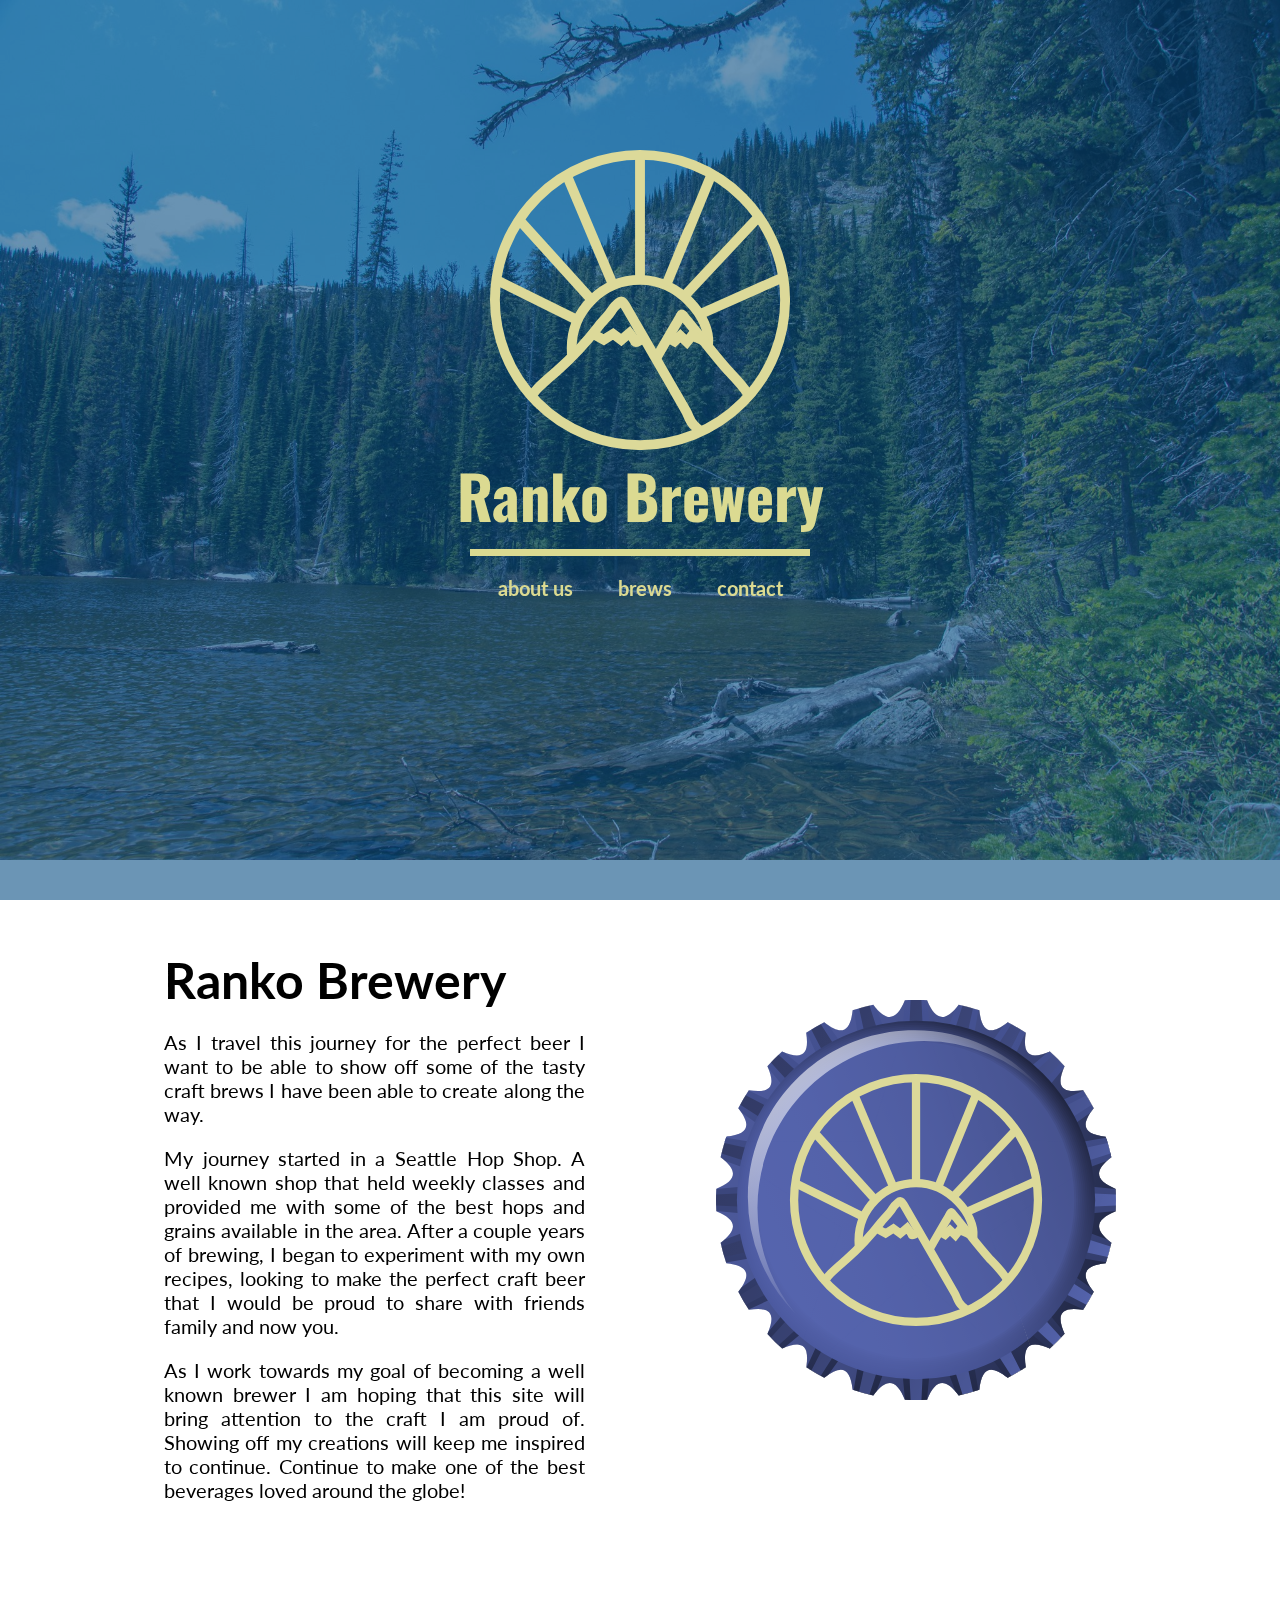
<file: final/index.html>
<!DOCTYPE html>
<html lang="en">

   <head>
   
      <meta charset="UTF-8" />
      <title>Ranko Brewery</title>
      <link rel="stylesheet" type="text/css" href="./css/main.css"/>
      <link href="https://fonts.googleapis.com/css?family=Oswald|Lato:400,700,800" rel="stylesheet">


   </head>

   <body>
      <header>
         <!--background-picture, fixed to scroll-->
         <div id="header-parent">
               <img src="./images/mount.jpg">
         </div>
      </header>


         <div id="plain-parent">

            <div id="plain-child1">
               <img src="./images/logotypCOLOR2.svg">
               <h1>
                  <a href="index.html">Ranko Brewery</a>
               </h1>
               <div id="draw-white-line"></div>
               <ul id="front-page-ul">
                  <li><a href="#page-content1" id="about-us-btn">about us</a></li>
                  <li><a href="">brews</a></li>
                  <li><a href="">contact</a></li>
               </ul>
            </div>

         </div>
        
        <div id="page-content1">

            <div id="page-content1-pararea">

               <h2>Ranko Brewery</h2>
               <img src="./images/capblue.svg">

               <p class="page-content1-par">As I travel this journey for the perfect beer I want to be able to show off some of the tasty craft brews I have been able to create along the way.</p>

               <p class="page-content1-par">My journey started in a Seattle Hop Shop. A well known shop that held weekly classes and provided me with some of the best hops and grains available in the area. After a couple years of brewing, I began to experiment with my own recipes, looking to make the perfect craft beer that I would be proud to share with friends family and now you.</p>

               <p class="page-content1-par">As I work towards my goal of becoming a well known brewer I am hoping that this site will bring attention to the craft I am proud of. Showing off my creations will keep me inspired to continue. Continue to make one of the best beverages loved around the globe!</p>
            </div>

        </div>





      </header>
       
      










      

   </body>

</html>
</file>
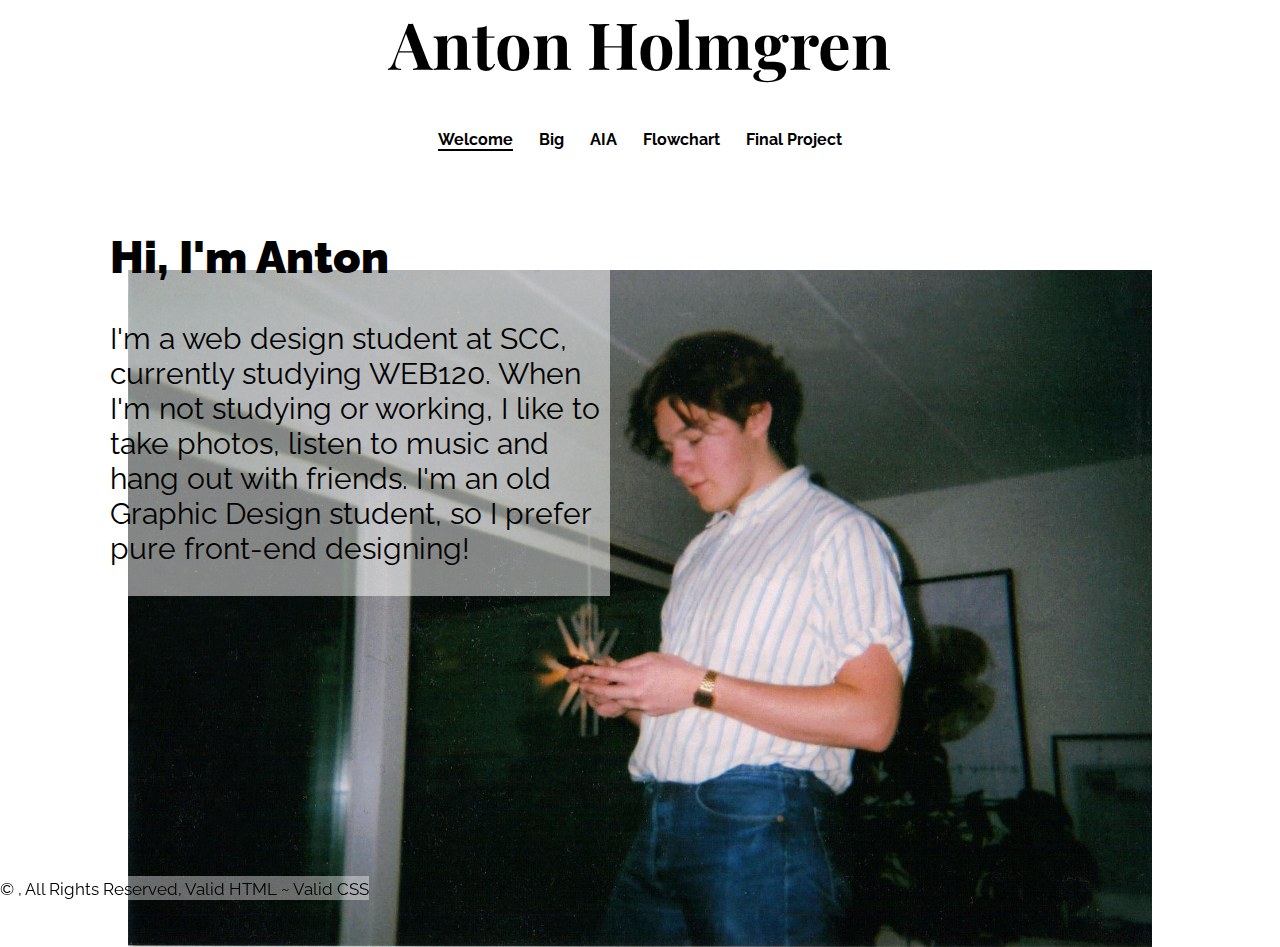
<file: final/portalsite/index.html>
<!DOCTYPE html>
<html lang="en">

   <head>
   
      <meta charset="UTF-8" />
      <title>Anton Holmgren - Portal Site</title>
      <link rel="stylesheet" type="text/css" href="./css/main.css"/>
      <link href="https://fonts.googleapis.com/css?family=Open+Sans:300,400|Roboto:400,900i" rel="stylesheet">
      <link href="https://fonts.googleapis.com/css?family=Playfair+Display:400,700,900|Raleway:400,800,900" rel="stylesheet">


   </head>

   <body>
      <header>
         <h1><a href="index.html">Anton Holmgren</a></h1>
         <ul>
            <li><a href="" id="active">Welcome</a></li>
            <li><a href="big/index.php">Big</a></li>
            <li><a href="aia.php">AIA</a></li>
            <li><a href="Flowchart.php">Flowchart</a></li>
            <li><a href="contactme.php">Final Project</a></li>

         </ul>
      </header>
       
      <img src="./images/img2.jpg" id="img1" alt="picture of Anton">
      <div id="text">
      <h2 id="text1">Hi, I'm Anton</h2>
      <p id="text2">I'm a web design student at SCC, currently studying WEB120. When I'm not studying or working, I like to take photos, listen to music and hang out with friends. I'm an old Graphic Design student, so I prefer pure front-end designing!</p>
      </div>










      <footer><small>&copy; <?php echo date("Y");?>, All Rights Reserved, <a href="http://validator.w3.org/check?uri=referer" target="_blank">Valid HTML</a> ~ <a href="http://jigsaw.w3.org/css-validator/check/referer" target="_blank">Valid CSS</a></small></footer>

   </body>

</html>
</file>
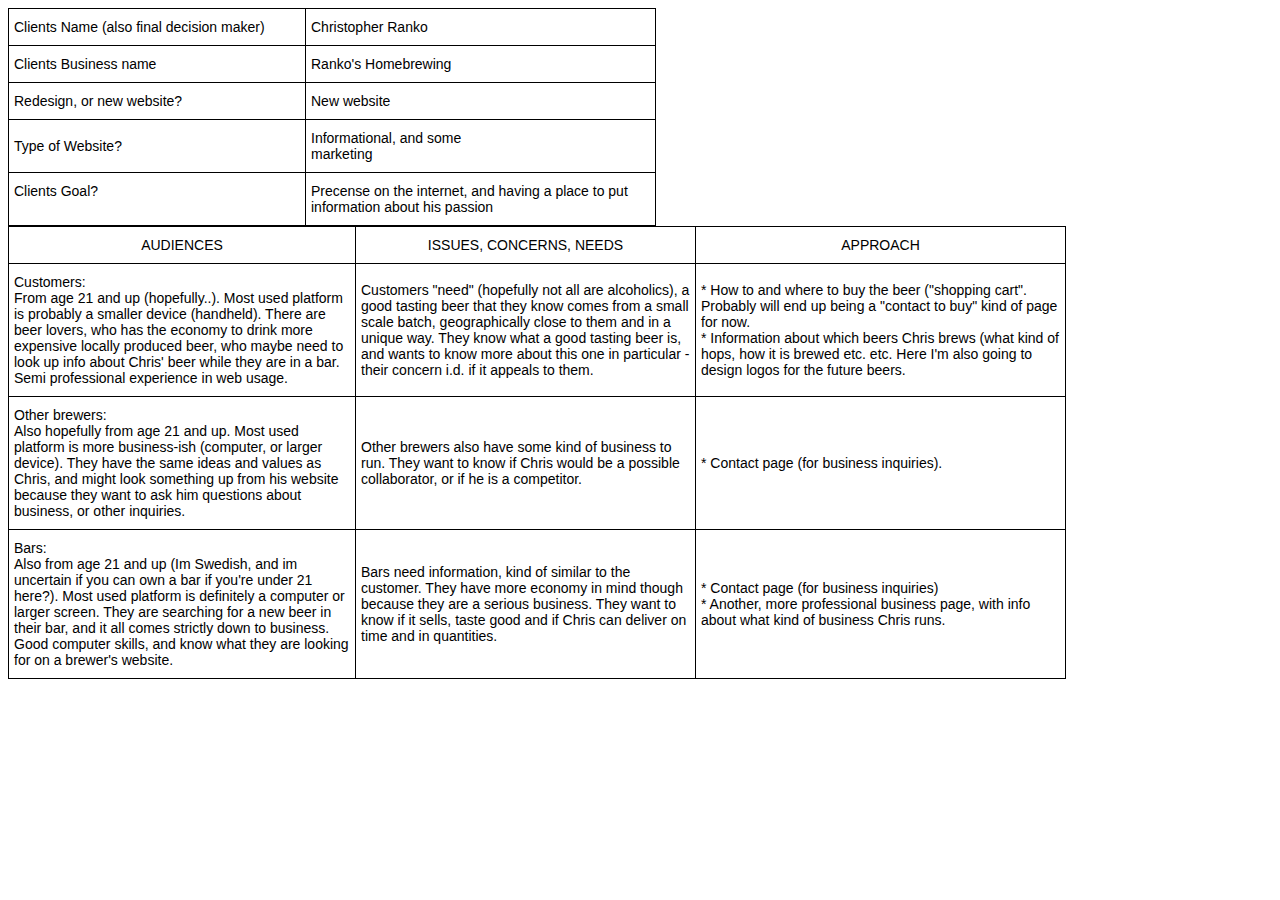
<file: final/portalsite/aia.html>
<!DOCTYPE html>
<html lang="en">

   <head>
   
      <meta charset="UTF-8" />
      <title>AIA - Ranko's Homebrewery</title>
      <link rel="stylesheet" type="text/css" href="./css/aia.css"/>


   </head>

   <body>
      <style type="text/css">

</style>
<table class="table1" style="undefined; table-layout: fixed; width: 647px">
<colgroup>
<col style="width: 297px">
<col style="width: 350px">
</colgroup>
  <tr>
    <th class="text1">Clients Name (also final decision maker)</th>
    <th class="text1">Christopher Ranko</th>
  </tr>
  <tr>
    <td class="text1">Clients Business name</td>
    <td class="text1">Ranko's Homebrewing</td>
  </tr>
  <tr>
    <td class="text1">Redesign, or new website?</td>
    <td class="text1">New website</td>
  </tr>
  <tr>
    <td class="text1">Type of Website?</td>
    <td class="text1">Informational, and some <br>marketing</td>
  </tr>
  <tr>
    <td class="text2">Clients Goal?</td>
    <td class="text2">Precense on the internet, and having a place to put<br>information about his passion</td>
  </tr>
</table>




<table class="table1" style="undefined;table-layout: fixed; width: 1057px">
<colgroup>
<col style="width: 347px">
<col style="width: 340px">
<col style="width: 370px">
</colgroup>
  <tr>
    <th class="head1">AUDIENCES</span></th>
    <th class="head1">ISSUES, CONCERNS, NEEDS</span></th>
    <th class="head1">APPROACH</span></th>
  </tr>
  <tr>
    <td class="text1">Customers:<br>From age 21 and up (hopefully..). Most used platform is probably a smaller device (handheld). There are beer lovers, who has the economy to drink more expensive locally produced beer, who maybe need to look up info about Chris' beer while they are in a bar. Semi professional experience in web usage.</td>
    <td class="text1">Customers "need" (hopefully not all are alcoholics), a good tasting beer that they know comes from a small scale batch, geographically close to them and in a unique way. They know what a good tasting beer is, and wants to know more about this one in particular - their concern i.d. if it appeals to them.</td>
    <td class="text1">* How to and where to buy the beer ("shopping cart". Probably will end up being a "contact to buy" kind of page for now.<br>* Information about which beers Chris brews (what kind of hops, how it is brewed etc. etc. Here I'm also going to design logos for the future beers.</td>
  </tr>
  <tr>
    <td class="text1">Other brewers:<br>Also hopefully from age 21 and up. Most used platform is more business-ish (computer, or larger device). They have the same ideas and values as Chris, and might look something up from his website because they want to ask him questions about business, or other inquiries. </td>
    <td class="text1">Other brewers also have some kind of business to run. They want to know if Chris would be a possible collaborator, or if he is a competitor. </td>
    <td class="text1">* Contact page (for business inquiries).</td>
  </tr>
  <tr>
    <td class="text1">Bars:<br>Also from age 21 and up (Im Swedish, and im uncertain if you can own a bar if you're under 21 here?). Most used platform is definitely a computer or larger screen. They are searching for a new beer in their bar, and it all comes strictly down to business. Good computer skills, and know what they are looking for on a brewer's website.</td>
    <td class="text1">Bars need information, kind of similar to the customer. They have more economy in mind though because they are a serious business. They want to know if it sells, taste good and if Chris can deliver on time and in quantities.</td>
    <td class="text1">* Contact page (for business inquiries)<br>* Another, more professional business page, with info about what kind of business Chris runs.</td>
  </tr>
</table>

   </body>

</html>
</file>
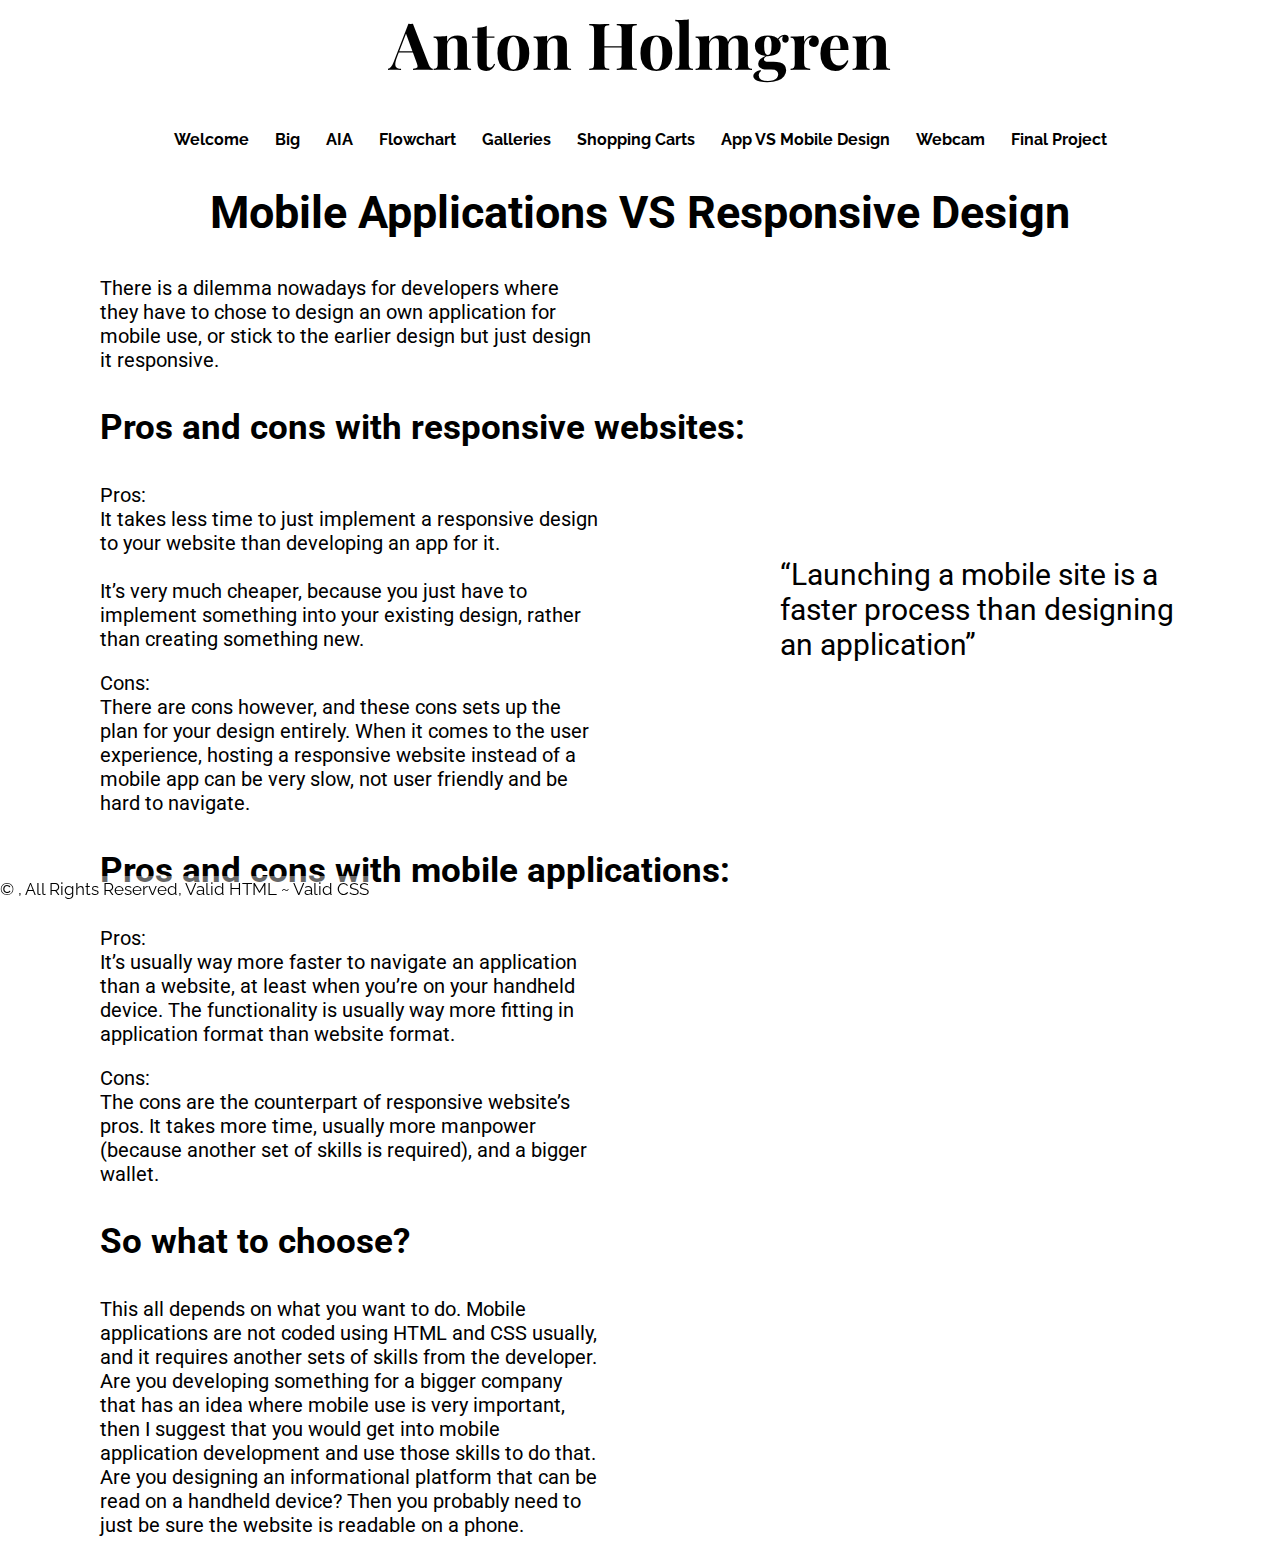
<file: final/portalsite/appvs.html>
<!DOCTYPE html>
<html lang="en">

   <head>
   
      <meta charset="UTF-8" />
      <title>Anton Holmgren - Portal Site</title>
      <link rel="stylesheet" type="text/css" href="big.css"/>
      <link rel="stylesheet" type="text/css" href="main.css"/>
      <link href="https://fonts.googleapis.com/css?family=Open+Sans:300,400|Roboto:400,900i" rel="stylesheet">
      <link href="https://fonts.googleapis.com/css?family=Playfair+Display:400,700,900|Raleway:400,800,900" rel="stylesheet">


   </head>

   <body>
      <header>
         <h1><a href="index.html">Anton Holmgren</a></h1>
         <ul>
            <li><a href="index.php">Welcome</a></li>
            <li><a href="big/big.php">Big</a></li>
            <li><a href="aia.php">AIA</a></li>
            <li><a href="Flowchart.php">Flowchart</a></li>
            <li><a href="galleries.php">Galleries</a></li>
            <li><a href="shopcart.php">Shopping Carts</a></li>
            <li><a href="appvs.php">App VS Mobile Design</a></li>
            <li><a href="Webcam.php">Webcam</a></li>
            <li><a href="contactme.php">Final Project</a></li>

         </ul>
      </header>


      <h2>Mobile Applications VS Responsive Design</h2>

      <div id="content">
         <div class="text-area">
            <p>There is a dilemma nowadays for developers where they have to chose to design an own application for mobile use, or stick to the earlier design but just design it responsive. </p>
         </div>
         <h3>Pros and cons with responsive websites:</h3>
         <div class="text-area">
            <p>Pros:<br>
            It takes less time to just implement a responsive design to your website than developing an app for it.
            <br>
            <br>
            It’s very much cheaper, because you just have to implement something into your existing design, rather than creating something new.
            </p>
         </div>

         <div class="text-area">
            <p>Cons:<br>
            There are cons however, and these cons sets up the plan for your design entirely. When it comes to the user experience, hosting a responsive website instead of a mobile app can be very slow, not user friendly and be hard to navigate. 
            </p>
         </div>


         <h3>Pros and cons with mobile applications:</h3>
         <div class="text-area">
         <p>Pros:<br>
            It’s usually way more faster to navigate an application than a website, at least when you’re on your handheld device. 

            The functionality is usually way more fitting in application format than website format.

         </p>

         </div>
         <div class="text-area">
            <p>Cons:<br>
               The cons are the counterpart of responsive website’s pros. It takes more time, usually more manpower (because another set of skills is required), and a bigger wallet.
            </p>


         </div>
         <h3>So what to choose?</h3>
         <p>This all depends on what you want to do. Mobile applications are not coded using HTML and CSS usually, and it requires another sets of skills from the developer.

Are you developing something for a bigger company that has an idea where mobile use is very important, then I suggest that you would get into mobile application development and use those skills to do that. Are you designing an informational platform that can be read on a handheld device? Then you probably need to just be sure the website is readable on a phone.
</p>
         </div>



         <aside>“Launching a mobile site is a faster process than designing an application”</aside>






      </div>
      
       
      










      <footer><small>&copy; <?php echo date("Y");?>, All Rights Reserved, <a href="http://validator.w3.org/check?uri=referer" target="_blank">Valid HTML</a> ~ <a href="http://jigsaw.w3.org/css-validator/check/referer" target="_blank">Valid CSS</a></small></footer>

   </body>

</html>
</file>
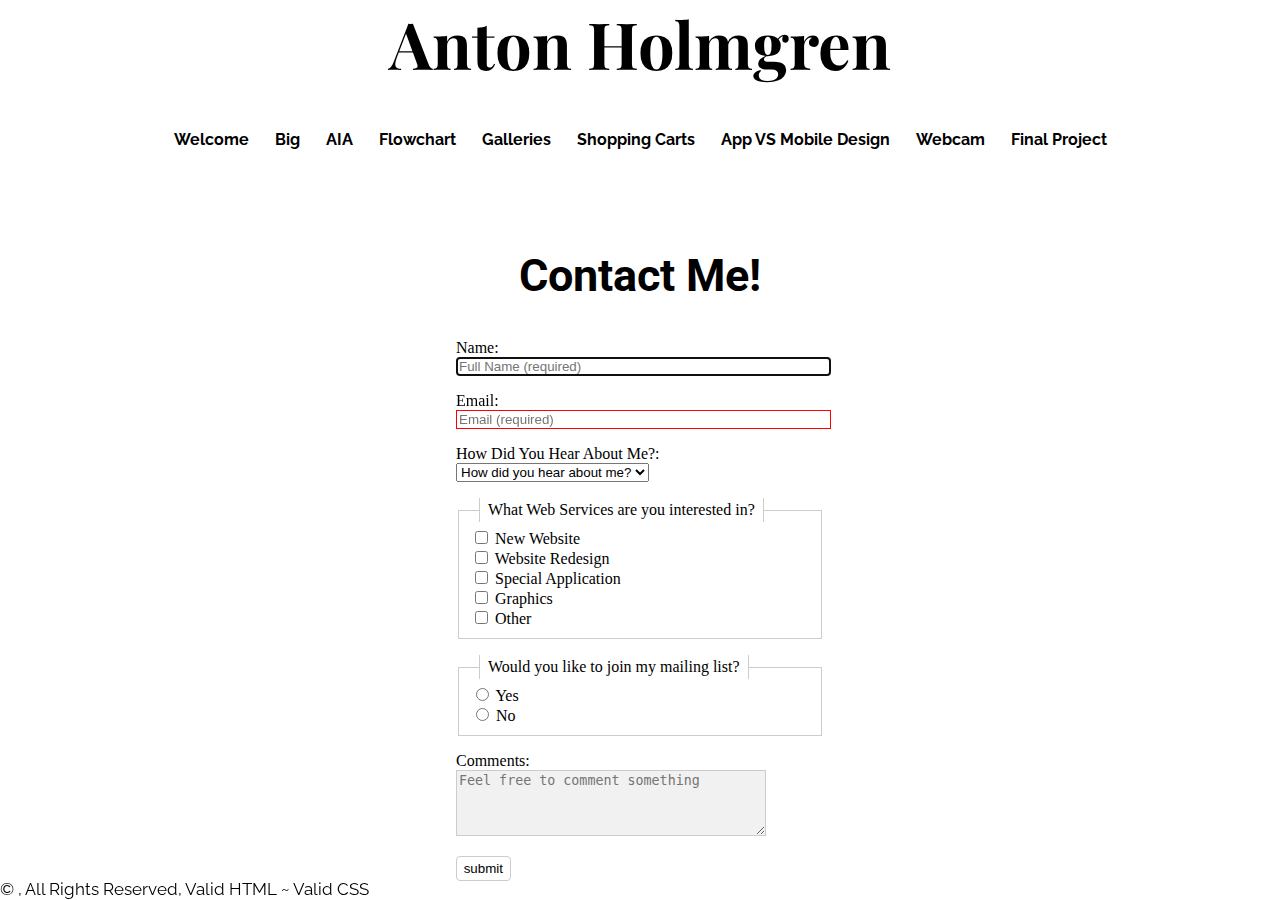
<file: final/portalsite/big.html>
<!DOCTYPE html>
<html lang="en">

   <head>
   
      <meta charset="UTF-8" />
      <title>Anton Holmgren - Portal Site</title>
      <link rel="stylesheet" type="text/css" href="big.css"/>
      <link rel="stylesheet" type="text/css" href="main.css"/>
      <link href="https://fonts.googleapis.com/css?family=Open+Sans:300,400|Roboto:400,900i" rel="stylesheet">
      <link href="https://fonts.googleapis.com/css?family=Playfair+Display:400,700,900|Raleway:400,800,900" rel="stylesheet">


   </head>

   <body>
      <header>
         <h1><a href="index.html">Anton Holmgren</a></h1>
         <ul>
            <li><a href="index.php">Welcome</a></li>
            <li><a href="big/big.php">Big</a></li>
            <li><a href="aia.php">AIA</a></li>
            <li><a href="Flowchart.php">Flowchart</a></li>
            <li><a href="galleries.php">Galleries</a></li>
            <li><a href="shopcart.php">Shopping Carts</a></li>
            <li><a href="appvs.php">App VS Mobile Design</a></li>
            <li><a href="Webcam.php">Webcam</a></li>
            <li><a href="contactme.php">Final Project</a></li>

         </ul>
      
      </header>
       
      <!-- START CAPTCHA -->
         <section class="welcome">
             <h2 >Contact Me!</h2>

               <!-- START HTML FORM -->
               <form action="index.php" method="post">
               <div>
                  <label>
                     Name:<br /><input type="text" name="Name" required="required" placeholder="Full Name (required)" title="Name is required" tabindex="10" size="44" autofocus />
                  </label>
               </div>
               <div> 
                  <label>
                     Email:<br /><input type="email" name="Email" required="required" placeholder="Email (required)" title="A valid email is required" tabindex="20" size="44" />
                  </label>
               </div>
               <!-- below change the HTML to your form elements - only 'Name' & 'Email' (above) are significant -->
               <div> 
                  <label>
                     How Did You Hear About Me?:<br />
                     <select name="How_did_you_hear_about_me?" required="required" title="How You Heard is required" tabindex="30">
                        <option value="">How did you hear about me?</option>
                        <option value="Phone">Internet</option>
                        <option value="Web">Google</option>
                        <option value="Magazine">Magazine</option>
                        <option value="A Friend">A relative</option>
                        <option value="Other">Other</option>
                     </select>
                  </label>
               </div>
               
               <div> 
                  <fieldset>
                     <legend>What Web Services are you interested in?</legend>
                     <input type="checkbox" name="Interested_In[]" value="New Website" tabindex="40" /> New Website <br />
                     <input type="checkbox" name="Interested_In[]" value="Website Redesign" /> Website Redesign <br />
                     <input type="checkbox" name="Interested_In[]" value="Special Application" /> Special Application <br />
                     <input type="checkbox" name="Interested_In[]" value="Lollipops" /> Graphics <br />
                     <input type="checkbox" name="Interested_In[]" value="Other" /> Other <br />
                  </fieldset>
               </div>
               
                  <div> 
                  <fieldset>
                     <legend>Would you like to join my mailing list?</legend>
                     <input type="radio" name="Join_Mailing_List?" value="Yes" 
                     required="required" title="Mailing list is required" tabindex="50"  
                     /> Yes <br />
                     <input type="radio" name="Join_Mailing_List?" value="No" /> No <br />
                  </fieldset>
               </div>
               <div> 
                  <label>
                     Comments:<br /><textarea name="Comments" cols="36" rows="4" placeholder="Feel free to comment something" tabindex="60"></textarea>
                  </label>
               </div>   
               <div></div>
                <div class="g-recaptcha" data-sitekey="6LfrZqUUAAAAAK68_LIIfvEu43Dj4G276qG5IoCK"></div>
               <div>
                  <input type="submit" value="submit" />
               </div>
                </form>
               <!-- END HTML FORM -->
                <script type="text/javascript"
                    src="https://www.google.com/recaptcha/api.js?hl=en">
                </script>
             
            </section>
      <!-- END CAPTCHA -->











      <footer><small>&copy; <?php echo date("Y");?>, All Rights Reserved, <a href="http://validator.w3.org/check?uri=referer" target="_blank">Valid HTML</a> ~ <a href="http://jigsaw.w3.org/css-validator/check/referer" target="_blank">Valid CSS</a></small></footer>

   </body>

</html>
</file>
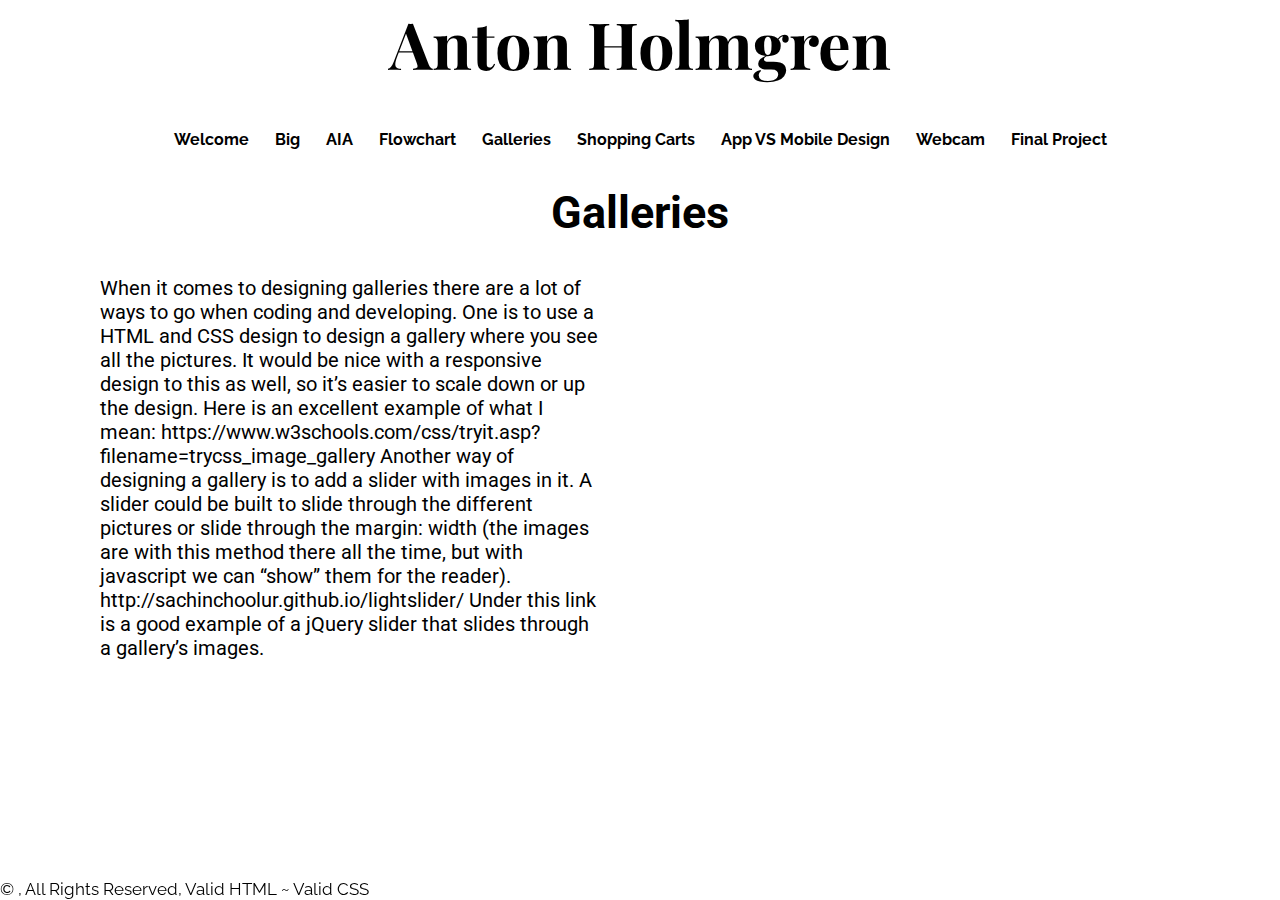
<file: final/portalsite/galleries.html>
<!DOCTYPE html>
<html lang="en">

   <head>
   
      <meta charset="UTF-8" />
      <title>Anton Holmgren - Portal Site</title>
      <link rel="stylesheet" type="text/css" href="big.css"/>
      <link rel="stylesheet" type="text/css" href="main.css"/>
      <link href="https://fonts.googleapis.com/css?family=Open+Sans:300,400|Roboto:400,900i" rel="stylesheet">
      <link href="https://fonts.googleapis.com/css?family=Playfair+Display:400,700,900|Raleway:400,800,900" rel="stylesheet">


   </head>

   <body>
      <header>
         <h1><a href="index.html">Anton Holmgren</a></h1>
         <ul>
            <li><a href="">Welcome</a></li>
            <li><a href="big/big.php">Big</a></li>
            <li><a href="aia.php">AIA</a></li>
            <li><a href="Flowchart.php">Flowchart</a></li>
            <li><a href="galleries.php">Galleries</a></li>
            <li><a href="shopcart.php">Shopping Carts</a></li>
            <li><a href="appvs.php">App VS Mobile Design</a></li>
            <li><a href="Webcam.php">Webcam</a></li>
            <li><a href="contactme.php">Final Project</a></li>

         </ul>
      </header>


      <h2>Galleries</h2>
      <p>

      When it comes to designing galleries there are a lot of ways to go when coding and developing. One is to use a HTML and CSS design to design a gallery where you see all the pictures. It would be nice with a responsive design to this as well, so it’s easier to scale down or up the design.

      Here is an excellent example of what I mean:
      https://www.w3schools.com/css/tryit.asp?filename=trycss_image_gallery

      Another way of designing a gallery is to add a slider with images in it. A slider could be built to slide through the different pictures or slide through the margin: width (the images are with this method there all the time, but with javascript we can “show” them for the reader).

      http://sachinchoolur.github.io/lightslider/

      Under this link is a good example of a jQuery slider that slides through a gallery’s images.
      </p>
       
      










      <footer><small>&copy; <?php echo date("Y");?>, All Rights Reserved, <a href="http://validator.w3.org/check?uri=referer" target="_blank">Valid HTML</a> ~ <a href="http://jigsaw.w3.org/css-validator/check/referer" target="_blank">Valid CSS</a></small></footer>

   </body>

</html>
</file>
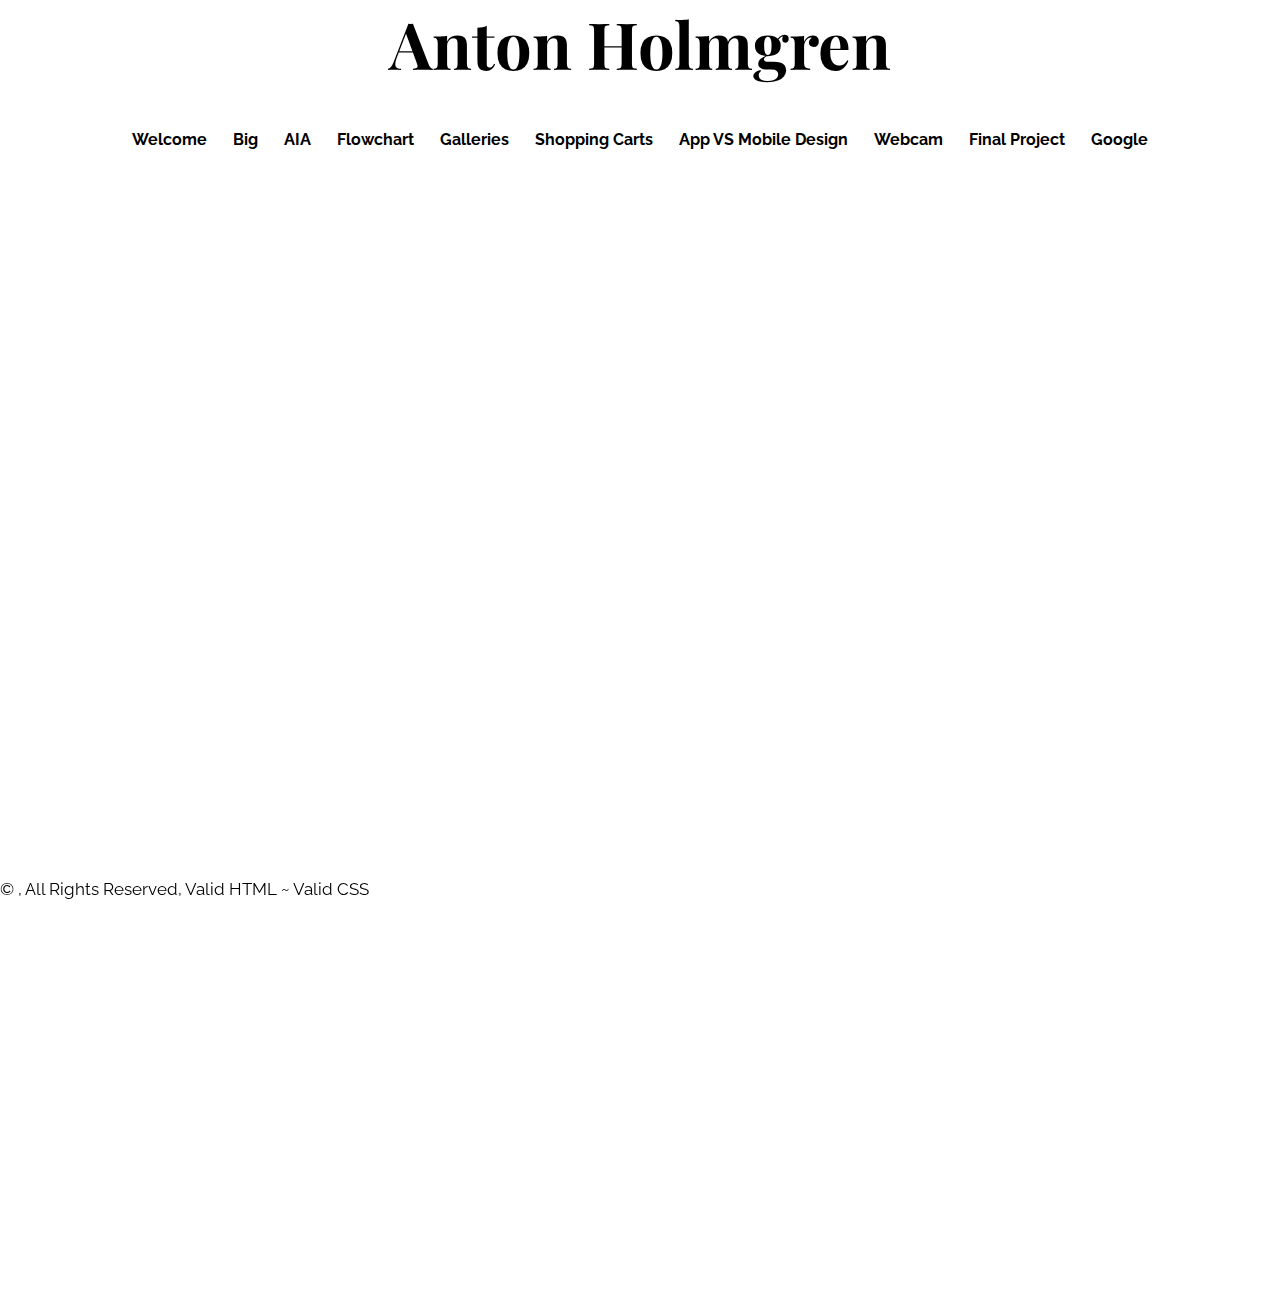
<file: final/portalsite/google.html>
<!DOCTYPE html>
<html lang="en">

   <head>
   
      <meta charset="UTF-8" />
      <title>Anton Holmgren - Portal Site</title>
      <link rel="stylesheet" type="text/css" href="big.css"/>
      <link rel="stylesheet" type="text/css" href="main.css"/>
      <link href="https://fonts.googleapis.com/css?family=Open+Sans:300,400|Roboto:400,900i" rel="stylesheet">
      <link href="https://fonts.googleapis.com/css?family=Playfair+Display:400,700,900|Raleway:400,800,900" rel="stylesheet">


   </head>

   <body>
      <header>
         <h1><a href="index.html">Anton Holmgren</a></h1>
         <ul>
            <li><a href="index.php">Welcome</a></li>
            <li><a href="big/big.php">Big</a></li>
            <li><a href="aia.php">AIA</a></li>
            <li><a href="Flowchart.php">Flowchart</a></li>
            <li><a href="galleries.php">Galleries</a></li>
            <li><a href="shopcart.php">Shopping Carts</a></li>
            <li><a href="appvs.php">App VS Mobile Design</a></li>
            <li><a href="Webcam.php">Webcam</a></li>
            <li><a href="contactme.php">Final Project</a></li>
            <li><a href="google.php">Google</a></li>

         </ul>
      </header>


      <div>

         <iframe src="https://calendar.google.com/calendar/htmlembed?src=addressbook%23contacts%40group.v.calendar.google.com&ctz=America%2FLos_Angeles" style="border: 0" width="800" height="600" frameborder="0" scrolling="no"></iframe>


         <iframe id="map"src="https://www.google.com/maps/embed?pb=!1m18!1m12!1m3!1d34024.05675596922!2d13.382392704939209!3d57.792803820543476!2m3!1f0!2f0!3f0!3m2!1i1024!2i768!4f13.1!3m3!1m2!1s0x465a84d6c9ac801d%3A0x2f97aa3bc4c77987!2sUlricehamn%2C+Sweden!5e0!3m2!1sen!2sus!4v1558752487635!5m2!1sen!2sus" width="600" height="450" frameborder="0" style="border:0" allowfullscreen></iframe>


         <iframe width="560" height="315" src="https://www.youtube.com/embed/bnts1x9gAr4" frameborder="0" allow="accelerometer; autoplay; encrypted-media; gyroscope; picture-in-picture" allowfullscreen></iframe>



      </div>
      
       
      










      <footer><small>&copy; <?php echo date("Y");?>, All Rights Reserved, <a href="http://validator.w3.org/check?uri=referer" target="_blank">Valid HTML</a> ~ <a href="http://jigsaw.w3.org/css-validator/check/referer" target="_blank">Valid CSS</a></small></footer>

   </body>

</html>
</file>
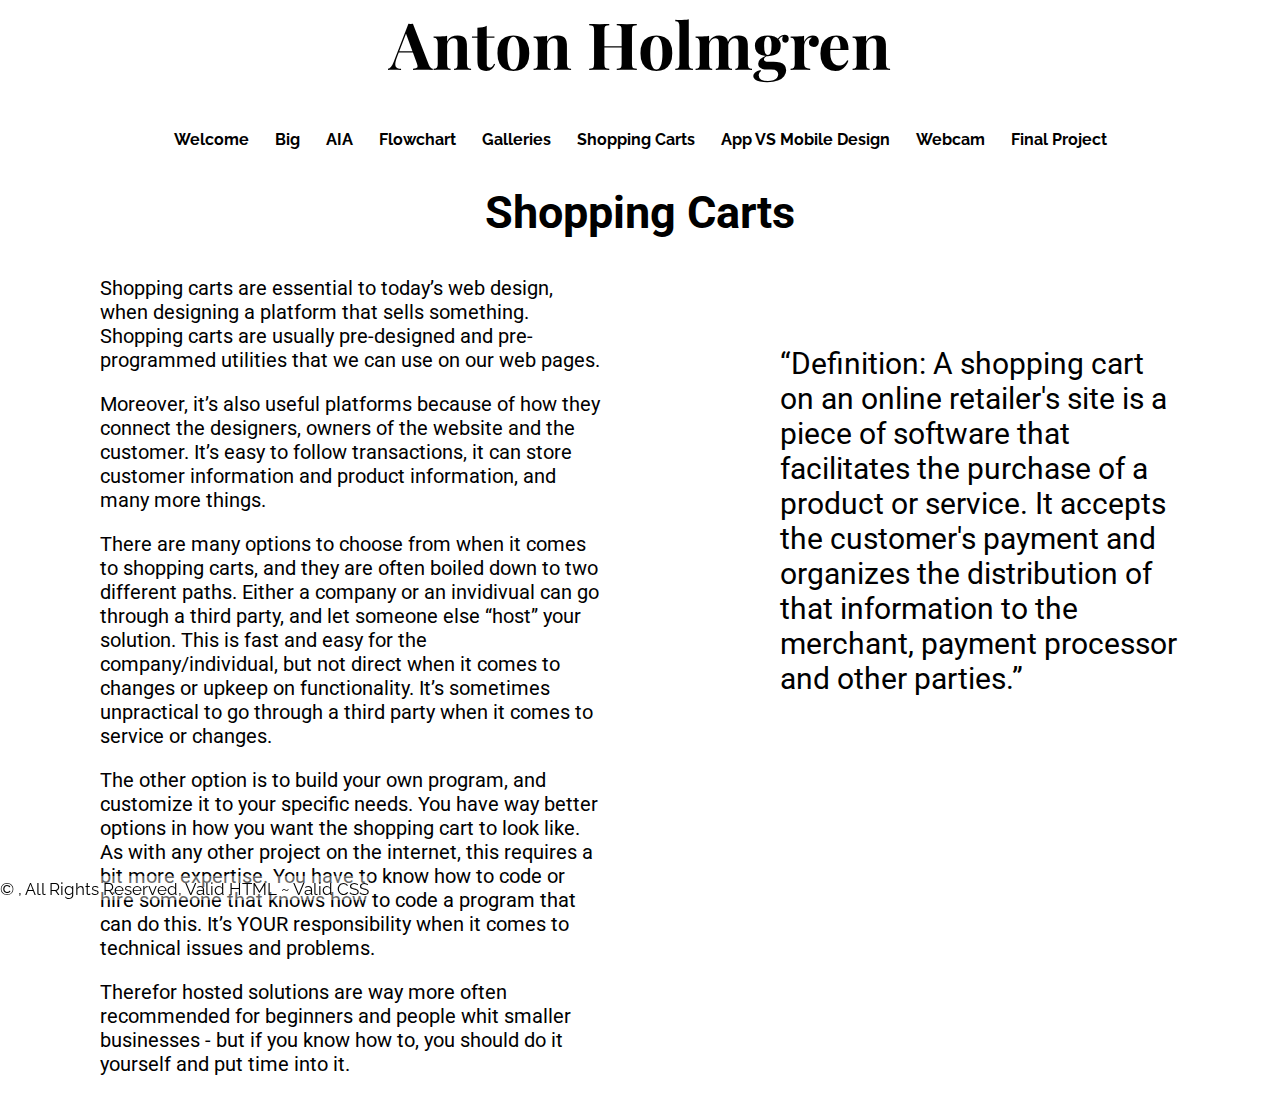
<file: final/portalsite/shopcarts.html>
<!DOCTYPE html>
<html lang="en">

   <head>
   
      <meta charset="UTF-8" />
      <title>Anton Holmgren - Portal Site</title>
      <link rel="stylesheet" type="text/css" href="big.css"/>
      <link rel="stylesheet" type="text/css" href="main.css"/>
      <link href="https://fonts.googleapis.com/css?family=Open+Sans:300,400|Roboto:400,900i" rel="stylesheet">
      <link href="https://fonts.googleapis.com/css?family=Playfair+Display:400,700,900|Raleway:400,800,900" rel="stylesheet">


   </head>

   <body>
      <header>
         <h1><a href="index.html">Anton Holmgren</a></h1>
         <ul>
            <li><a href="index.php">Welcome</a></li>
            <li><a href="big/big.php">Big</a></li>
            <li><a href="aia.php">AIA</a></li>
            <li><a href="Flowchart.php">Flowchart</a></li>
            <li><a href="galleries.php">Galleries</a></li>
            <li><a href="shopcart.php">Shopping Carts</a></li>
            <li><a href="appvs.php">App VS Mobile Design</a></li>
            <li><a href="Webcam.php">Webcam</a></li>
            <li><a href="contactme.php">Final Project</a></li>

         </ul>
      </header>


      <h2>Shopping Carts</h2>
      <p>Shopping carts are essential to today’s web design, when designing a platform that sells something. Shopping carts are usually pre-designed and pre-programmed utilities that we can use on our web pages.</p>

      <p>Moreover, it’s also useful platforms because of how they connect the designers, owners of the website and the customer. It’s easy to follow transactions, it can store customer information and product information, and many more things.</p>

      <p>There are many options to choose from when it comes to shopping carts, and they are often boiled down to two different paths. Either a company or an invidivual can go through a third party, and let someone else “host” your solution. This is fast and easy for the company/individual, but not direct when it comes to changes or upkeep on functionality. It’s sometimes unpractical to go through a third party when it comes to service or changes.</p>

      <p>The other option is to build your own program, and customize it to your specific needs. You have way better options in how you want the shopping cart to look like. As with any other project on the internet, this requires a bit more expertise. You have to know how to code or hire someone that knows how to code a program that can do this. It’s YOUR responsibility when it comes to technical issues and problems.</p>

      <p>Therefor hosted solutions are way more often recommended for beginners and people whit smaller businesses - but if you know how to, you should do it yourself and put time into it. </p>

      <aside id="aside">“Definition: A shopping cart on an online retailer's site is a piece of software that facilitates the purchase of a product or service. It accepts the customer's payment and organizes the distribution of that information to the merchant, payment processor and other parties.”</aside>

      
       
      










      <footer><small>&copy; <?php echo date("Y");?>, All Rights Reserved, <a href="http://validator.w3.org/check?uri=referer" target="_blank">Valid HTML</a> ~ <a href="http://jigsaw.w3.org/css-validator/check/referer" target="_blank">Valid CSS</a></small></footer>

   </body>

</html>
</file>
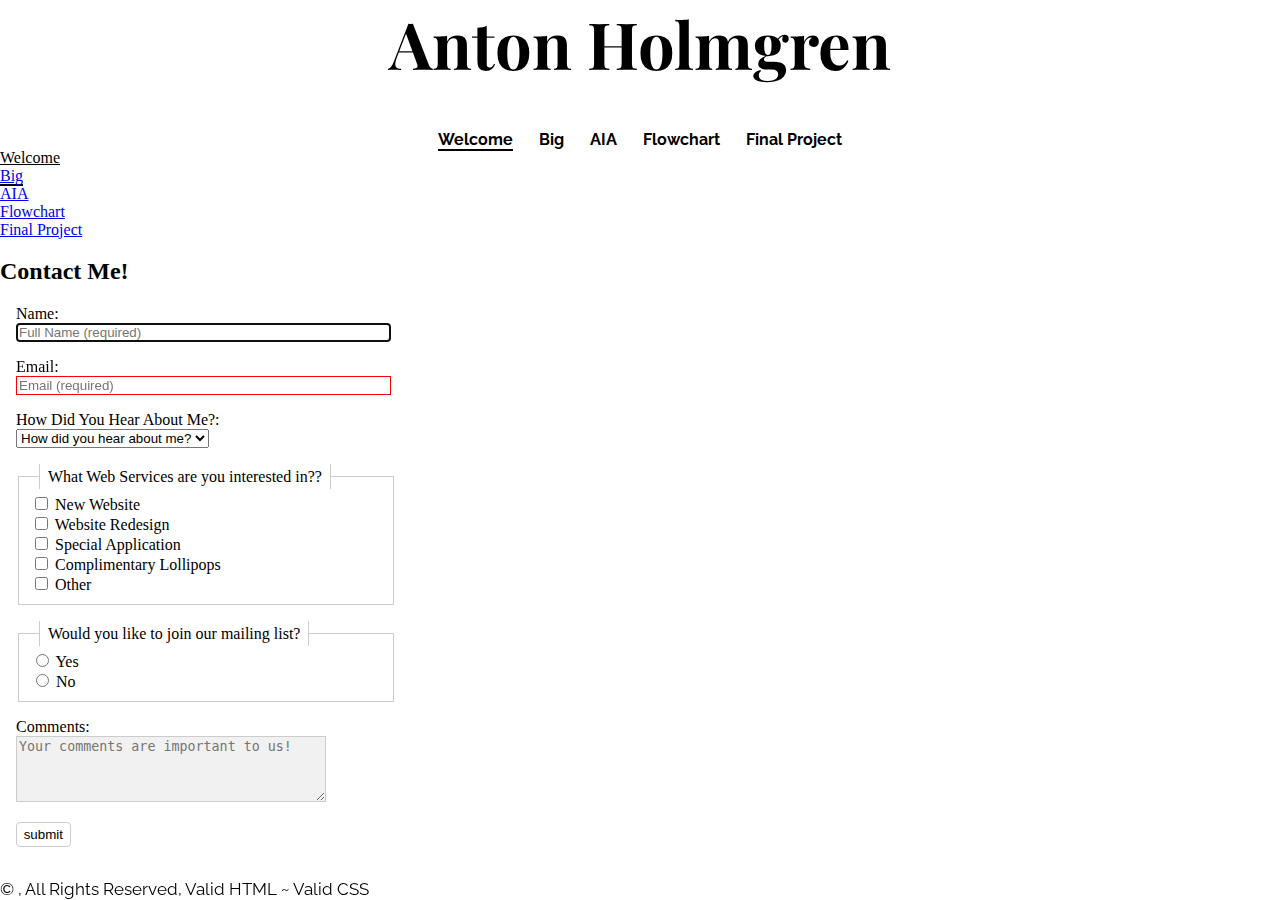
<file: final/portalsite/big/big.html>
<!DOCTYPE html>
<html lang="en">

   <head>
   
      <meta charset="UTF-8" />
      <title>Anton Holmgren - Portal Site</title>
      <link rel="stylesheet" type="text/css" href="big.css"/>
      <link rel="stylesheet" type="text/css" href="main.css"/>
      <link href="https://fonts.googleapis.com/css?family=Open+Sans:300,400|Roboto:400,900i" rel="stylesheet">
      <link href="https://fonts.googleapis.com/css?family=Playfair+Display:400,700,900|Raleway:400,800,900" rel="stylesheet">


   </head>

   <body>
      <header>
         <h1><a href="index.html">Anton Holmgren</a></h1>
         <ul>
            <li><a href="" id="active">Welcome</a></li>
            <li><a href="big/big.php">Big</a></li>
            <li><a href="aia.php">AIA</a></li>
            <li><a href="Flowchart.php">Flowchart</a></li>
            <li><a href="contactme.php">Final Project</a></li>

         </ul>
      </header>
       


      <header>
            <li><a href="">Welcome</a></li>
            <li><a href="big/big.php" id="active">Big</a></li>
            <li><a href="aia.php">AIA</a></li>
            <li><a href="Flowchart.php">Flowchart</a></li>
            <li><a href="contactme.php">Final Project</a></li>
         </ul>
      </header> 
      <!-- START CAPTCHA -->
         <section class="welcome">
             <h2 >Contact Me!</h2>

               <!-- START HTML FORM -->
               <form action="index.php" method="post">
               <div>
                  <label>
                     Name:<br /><input type="text" name="Name" required="required" placeholder="Full Name (required)" title="Name is required" tabindex="10" size="44" autofocus />
                  </label>
               </div>
               <div> 
                  <label>
                     Email:<br /><input type="email" name="Email" required="required" placeholder="Email (required)" title="A valid email is required" tabindex="20" size="44" />
                  </label>
               </div>
               <!-- below change the HTML to your form elements - only 'Name' & 'Email' (above) are significant -->
               <div> 
                  <label>
                     How Did You Hear About Me?:<br />
                     <select name="How_did_you_hear_about_me?" required="required" title="How You Heard is required" tabindex="30">
                        <option value="">How did you hear about me?</option>
                        <option value="Phone">Internet</option>
                        <option value="Web">Google</option>
                        <option value="Magazine">Magazine</option>
                        <option value="A Friend">A relative</option>
                        <option value="Other">Other</option>
                     </select>
                  </label>
               </div>
               
               <div> 
                  <fieldset>
                     <legend>What Web Services are you interested in??</legend>
                     <input type="checkbox" name="Interested_In[]" value="New Website" tabindex="40" /> New Website <br />
                     <input type="checkbox" name="Interested_In[]" value="Website Redesign" /> Website Redesign <br />
                     <input type="checkbox" name="Interested_In[]" value="Special Application" /> Special Application <br />
                     <input type="checkbox" name="Interested_In[]" value="Lollipops" /> Complimentary Lollipops <br />
                     <input type="checkbox" name="Interested_In[]" value="Other" /> Other <br />
                  </fieldset>
               </div>
               
                  <div> 
                  <fieldset>
                     <legend>Would you like to join our mailing list?</legend>
                     <input type="radio" name="Join_Mailing_List?" value="Yes" 
                     required="required" title="Mailing list is required" tabindex="50"  
                     /> Yes <br />
                     <input type="radio" name="Join_Mailing_List?" value="No" /> No <br />
                  </fieldset>
               </div>
               <div> 
                  <label>
                     Comments:<br /><textarea name="Comments" cols="36" rows="4" placeholder="Your comments are important to us!" tabindex="60"></textarea>
                  </label>
               </div>   
               <div></div>
                <div class="g-recaptcha" data-sitekey="6LfrZqUUAAAAAK68_LIIfvEu43Dj4G276qG5IoCK"></div>
               <div>
                  <input type="submit" value="submit" />
               </div>
                </form>
               <!-- END HTML FORM -->
                <script type="text/javascript"
                    src="https://www.google.com/recaptcha/api.js?hl=en">
                </script>
             
            </section>
      <!-- END CAPTCHA -->











      <footer><small>&copy; <?php echo date("Y");?>, All Rights Reserved, <a href="http://validator.w3.org/check?uri=referer" target="_blank">Valid HTML</a> ~ <a href="http://jigsaw.w3.org/css-validator/check/referer" target="_blank">Valid CSS</a></small></footer>

   </body>

</html>
</file>
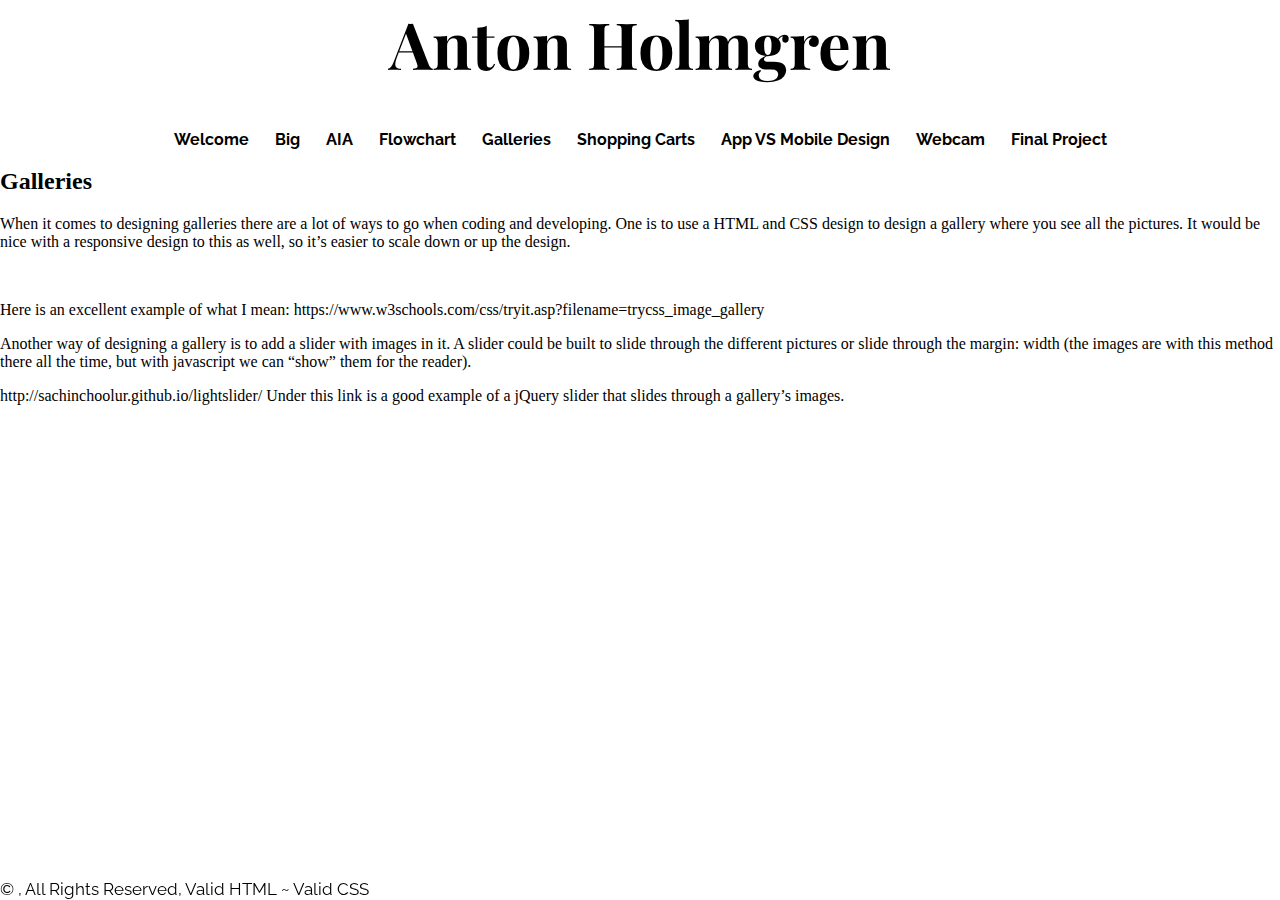
<file: final/portalsite/big/flexbox.html>
<!DOCTYPE html>
<html lang="en">

   <head>
   
      <meta charset="UTF-8" />
      <title>Anton Holmgren - Portal Site</title>
      <link rel="stylesheet" type="text/css" href="big.css"/>
      <link rel="stylesheet" type="text/css" href="main.css"/>
      <link href="https://fonts.googleapis.com/css?family=Open+Sans:300,400|Roboto:400,900i" rel="stylesheet">
      <link href="https://fonts.googleapis.com/css?family=Playfair+Display:400,700,900|Raleway:400,800,900" rel="stylesheet">


   </head>

   <body>
      <header>
         <h1><a href="index.html">Anton Holmgren</a></h1>
         <ul>
            <li><a href="index.php">Welcome</a></li>
            <li><a href="big/big.php">Big</a></li>
            <li><a href="aia.php">AIA</a></li>
            <li><a href="Flowchart.php">Flowchart</a></li>
            <li><a href="galleries.php">Galleries</a></li>
            <li><a href="shopcart.php">Shopping Carts</a></li>
            <li><a href="appvs.php">App VS Mobile Design</a></li>
            <li><a href="Webcam.php">Webcam</a></li>
            <li><a href="contactme.php">Final Project</a></li>

         </ul>
      </header>


      <h2>Galleries</h2>
      <p>

      When it comes to designing galleries there are a lot of ways to go when coding and developing. One is to use a HTML and CSS design to design a gallery where you see all the pictures. It would be nice with a responsive design to this as well, so it’s easier to scale down or up the design.</p>
      <br>
      <p>
      Here is an excellent example of what I mean:
      https://www.w3schools.com/css/tryit.asp?filename=trycss_image_gallery
      <br></p>
      <p>
      Another way of designing a gallery is to add a slider with images in it. A slider could be built to slide through the different pictures or slide through the margin: width (the images are with this method there all the time, but with javascript we can “show” them for the reader).
      <br></p>
      <p>
      http://sachinchoolur.github.io/lightslider/

      Under this link is a good example of a jQuery slider that slides through a gallery’s images.
      </p>
       
      










      <footer><small>&copy; <?php echo date("Y");?>, All Rights Reserved, <a href="http://validator.w3.org/check?uri=referer" target="_blank">Valid HTML</a> ~ <a href="http://jigsaw.w3.org/css-validator/check/referer" target="_blank">Valid CSS</a></small></footer>

   </body>

</html>
</file>
<file: final/css/main.css>
* {
	margin: 0;
}

html, body {
	height: 100%;
}

#header-parent {
	width: 100%;
	position: relative;
	
	background-color: rgba(9,79,132,0.6)
}

#header-parent img {
	width: 100%;
	position: fixed;
	z-index: -1;

}

#plain-parent {
	position: relative;
	width: 100%;
	height: 100%;
	background-color: rgba(9,79,132,0.6);

}

#plain-child1 {
	width: 100%;
	padding-top: 150px;
}

#plain-child1 h1 {
	font-family: OSWALD; font-weight: 700; font-size: 60px;
	text-align: center;
}

#plain-child1 a:visited, #plain-child1 a:link {
	text-decoration: none;
	color: #DBDA91;
}

#plain-child1 img {
	width: 300px;
	display: block;
	margin: 0 auto;
}

#draw-white-line {
	display: block;
	background-color:#DBDA91;
	width: 340px;
	height: 7px;
	margin: 0 auto;
	margin-top: 10px;
}

#front-page-ul {
	text-decoration: none;
	list-style: none;
	font-family: LATO; font-size: 20px; font-weight: 700;
	text-align: center;
	padding: 0;
	margin-top: 20px; 
}

#front-page-ul li {
	display: inline;
	padding: 20px;
}

#front-page-ul li a:hover{
	color: #FEFDD5;
	border-bottom: 2px solid #FEFDD5;
}


#page-content1 {
	background-color: white;
	height: 700px;
	width: 90%;
	margin: 0 auto;
}


#page-content1-pararea {
	margin-left: 100px;
}

#page-content1-pararea img {
	float: right;
	width: 38%;
	margin-right: 100px;
	margin-top: -30px;
}

#page-content1-pararea h2{
	font-family: LATO;
	margin-bottom: 20px;
	padding-top: 50px;
	font-size: 50px;
}

.page-content1-par {
	margin-bottom: 20px;
	width: 40%;
	text-align: justify;
	font-family: LATO; font-size: 20px;
}
</file>
<file: final/portalsite/css/main.css>
html, body {
	margin: 0;
}

header h1 {
	font-family: playfair display; font-size: 65px;
	text-align: center;
	margin-top: 0px;
}

h1 a {
	text-decoration: none;
}

h1 a:link, a:visited {
	color: black;
}

header ul {
	list-style: none;
	margin: 0;
	padding: 0;
	display: table;
	margin: 0 auto;
}

header ul li {
	display: inline;
	font-family: raleway; font-weight: 700;
	padding: 13px;

}

header ul li a:link, a:visited {
	color: black;
	text-decoration: none;
}

header ul li a:hover {
	color: grey;
}

footer {
	 position: fixed;
   	bottom: 0px;
   	font-family: raleway; font-size: 20px;
   	background-color: rgba(255, 255, 255, 0.4);
}

footer a:visited, footer a:link {
	text-decoration: none;
	color: black;
}

footer a:hover {
  color: orange;
}

#active {
	border-bottom: 2px solid black;
}

#img1 {
  position: absolute;
  max-width: 80%;
  top: 10%;
  left: 10%;
  margin-top: 180px;
  z-index: -1;

}




/* -- FUTURE CHANGING IMAGE ----

@media screen and (max-width: 1200px){   
    #img1{      
        content:url("./images/img2.jpg");
    } 
} */





#special {
	width: 100%;
}

#text {
	margin-top: 45px;
	background-color: rgba(255, 255, 255, 0.5);
	z-index: 1;
	width: 500px;
	position: absolute;
	margin-left: 110px;

}

#text1 {
	font-family: raleway; font-weight: 900; font-size: 45px; color: black;
}

#text2 {
	font-family: raleway; font-size: 30px; color: black;
}
</file>
<file: final/portalsite/css/aia.css>
.table1  {
	border-collapse:collapse;
	border-spacing:0;
}
.table1 td {
	font-family:Arial, sans-serif;
	font-size:14px;
	padding:10px 5px;
	border-style:solid;
	border-width:1px;
	overflow:hidden;
	word-break:normal;
	border-color:black;
}
.table1 th {
	font-family:Arial, sans-serif;
	font-size:14px;
	font-weight:normal;
	padding:10px 5px;
	border-style:solid;
	border-width:1px;
	overflow:hidden;
	word-break:normal;
	border-color:black;
}
.table1 .text1 {
	text-align:left
}
.table1 .text2 {
	text-align:left;
	vertical-align:top
}

.table2  {
	border-collapse:collapse;
	border-spacing:0;
}
.table2 td {
	font-family:Arial, sans-serif;
	font-size:14px;
	padding:10px 5px;
	border-style:solid;
	border-width:1px;
	overflow:hidden;
	word-break:normal;
	border-color:black;
}
.table2 th {
	font-family:Arial, sans-serif;
	font-size:14px;
	font-weight:normal;
	padding:10px 5px;
	border-style:solid;
	border-width:1px;
	overflow:hidden;
	word-break:normal;
	border-color:black;
}

.table2 .head1 {
	font-size:14px;text-align:center
	font-weight:bold;
	margin-top: 50px;
}
</file>
<file: final/portalsite/big.css>
form>div {
            margin:1em;
        }

        h2 {
        	text-align: center;
        	font-family: ROBOTO; font-weight: 700; font-size: 45px;
        }

        h3 {
        	font-family: ROBOTO; font-weight: 700; font-size: 35px;
        	margin-left: 100px;
        }

        li {
        	margin-top: 50px;
        }

        p {
        	width: 500px;
        	margin-left: 100px;
        	font-family: ROBOTO; font-size: 20px;
        	margin-top: 10px;
        }

        aside {
        	float: right;
        	width: 400px;
        	font-family: ROBOTO; font-size: 30px;
        	display: inline-block;
        	margin-top: -1000px;
        	margin-right: 100px;
        }

        #aside {
        	float: right;
        	width: 400px;
        	font-family: ROBOTO; font-size: 30px;
        	display: inline-block;
        	margin-top: -750px;
        	margin-right: 100px;
        }

        #map {
        	float: right;
        	margin-top: 100px;
        }

        section {
        	width: 100%;
        	margin-top: 100px;
        }

        body {
        	width: 100%;
        }

        form {
        	max-width: 400px;
        	margin: 0 auto;
        }

        .dateFeedback{
			font-style:italic;
			font-size:70%;
			font-weight:bold;
			color:#f00;
		}

        input:required {
              border: 1px solid red;
        }

         input:optional, textarea:optional {
             background-color:#f1f1f1;
             border:1px solid #ccc;
        }

        input[type="submit"], input[type="button"] {
          background-color: #fff;
          border-radius: 4px;
          border: solid 1px #ccc;
          padding: 0.3em 0.5em;
        }

        fieldset {
          border: 1px solid #ccc;
          max-width: 350px;
        }

        legend {
          margin-left: 0.5em;
          padding: 0.2em 0.5em;
          border-left: 1px solid #ccc;
          border-right: 1px solid #ccc;
        }
</file>
<file: final/portalsite/main.css>
html, body {
	margin: 0;
}

header h1 {
	font-family: playfair display; font-size: 65px;
	text-align: center;
	margin-top: 0px;
}

h1 a {
	text-decoration: none;
}

h1 a:link, a:visited {
	color: black;
}

header ul {
	list-style: none;
	margin: 0;
	padding: 0;
	display: table;
	margin: 0 auto;
}

header ul li {
	display: inline;
	font-family: raleway; font-weight: 700;
	padding: 13px;

}

header ul li a:link, a:visited {
	color: black;
	text-decoration: none;
}

header ul li a:hover {
	color: grey;
}

footer {
	 position: fixed;
   	bottom: 0px;
   	font-family: raleway; font-size: 20px;
   	background-color: rgba(255, 255, 255, 0.4);
}

footer a:visited, footer a:link {
	text-decoration: none;
	color: black;
}

footer a:hover {
  color: orange;
}

#active {
	border-bottom: 2px solid black;
}

#img1 {
  position: absolute;
  max-width: 80%;
  top: 10%;
  left: 10%;
  margin-top: 180px;
  z-index: -1;

}




/* -- FUTURE CHANGING IMAGE ----

@media screen and (max-width: 1200px){   
    #img1{      
        content:url("./images/img2.jpg");
    } 
} */





#special {
	width: 100%;
}

#text {
	margin-top: 45px;
	background-color: rgba(255, 255, 255, 0.5);
	z-index: 1;
	width: 500px;
	position: absolute;
	margin-left: 110px;

}

#text1 {
	font-family: raleway; font-weight: 900; font-size: 45px; color: black;
}

#text2 {
	font-family: raleway; font-size: 30px; color: black;
}
</file>
<file: final/portalsite/big/big.css>
form>div {
            margin:1em;
        }
		
       /* writes to small text above reCAPTCHA upon failure */

        .dateFeedback{
			font-style:italic;
			font-size:70%;
			font-weight:bold;
			color:#f00;
		}

        input:required {
              border: 1px solid red;
        }

         input:optional, textarea:optional {
             background-color:#f1f1f1;
             border:1px solid #ccc;
        }

        input[type="submit"], input[type="button"] {
          background-color: #fff;
          border-radius: 4px;
          border: solid 1px #ccc;
          padding: 0.3em 0.5em;
        }

        fieldset {
          border: 1px solid #ccc;
          max-width: 350px;
        }

        legend {
          margin-left: 0.5em;
          padding: 0.2em 0.5em;
          border-left: 1px solid #ccc;
          border-right: 1px solid #ccc;
        }
        
        /* end reCAPTCHA styles */
</file>
<file: final/portalsite/big/main.css>
html, body {
	margin: 0;
}

header h1 {
	font-family: playfair display; font-size: 65px;
	text-align: center;
	margin-top: 0px;
}

h1 a {
	text-decoration: none;
}

h1 a:link, a:visited {
	color: black;
}

header ul {
	list-style: none;
	margin: 0;
	padding: 0;
	display: table;
	margin: 0 auto;
}

header ul li {
	display: inline;
	font-family: raleway; font-weight: 700;
	padding: 13px;

}

header ul li a:link, a:visited {
	color: black;
	text-decoration: none;
}

header ul li a:hover {
	color: grey;
}

footer {
	 position: fixed;
   	bottom: 0px;
   	font-family: raleway; font-size: 20px;
   	background-color: rgba(255, 255, 255, 0.4);
}

footer a:visited, footer a:link {
	text-decoration: none;
	color: black;
}

footer a:hover {
  color: orange;
}

#active {
	border-bottom: 2px solid black;
}

#img1 {
  position: absolute;
  max-width: 80%;
  top: 10%;
  left: 10%;
  margin-top: 180px;
  z-index: -1;

}




/* -- FUTURE CHANGING IMAGE ----

@media screen and (max-width: 1200px){   
    #img1{      
        content:url("./images/img2.jpg");
    } 
} */





#special {
	width: 100%;
}

#text {
	margin-top: 45px;
	background-color: rgba(255, 255, 255, 0.5);
	z-index: 1;
	width: 500px;
	position: absolute;
	margin-left: 110px;

}

#text1 {
	font-family: raleway; font-weight: 900; font-size: 45px; color: black;
}

#text2 {
	font-family: raleway; font-size: 30px; color: black;
}
</file>
